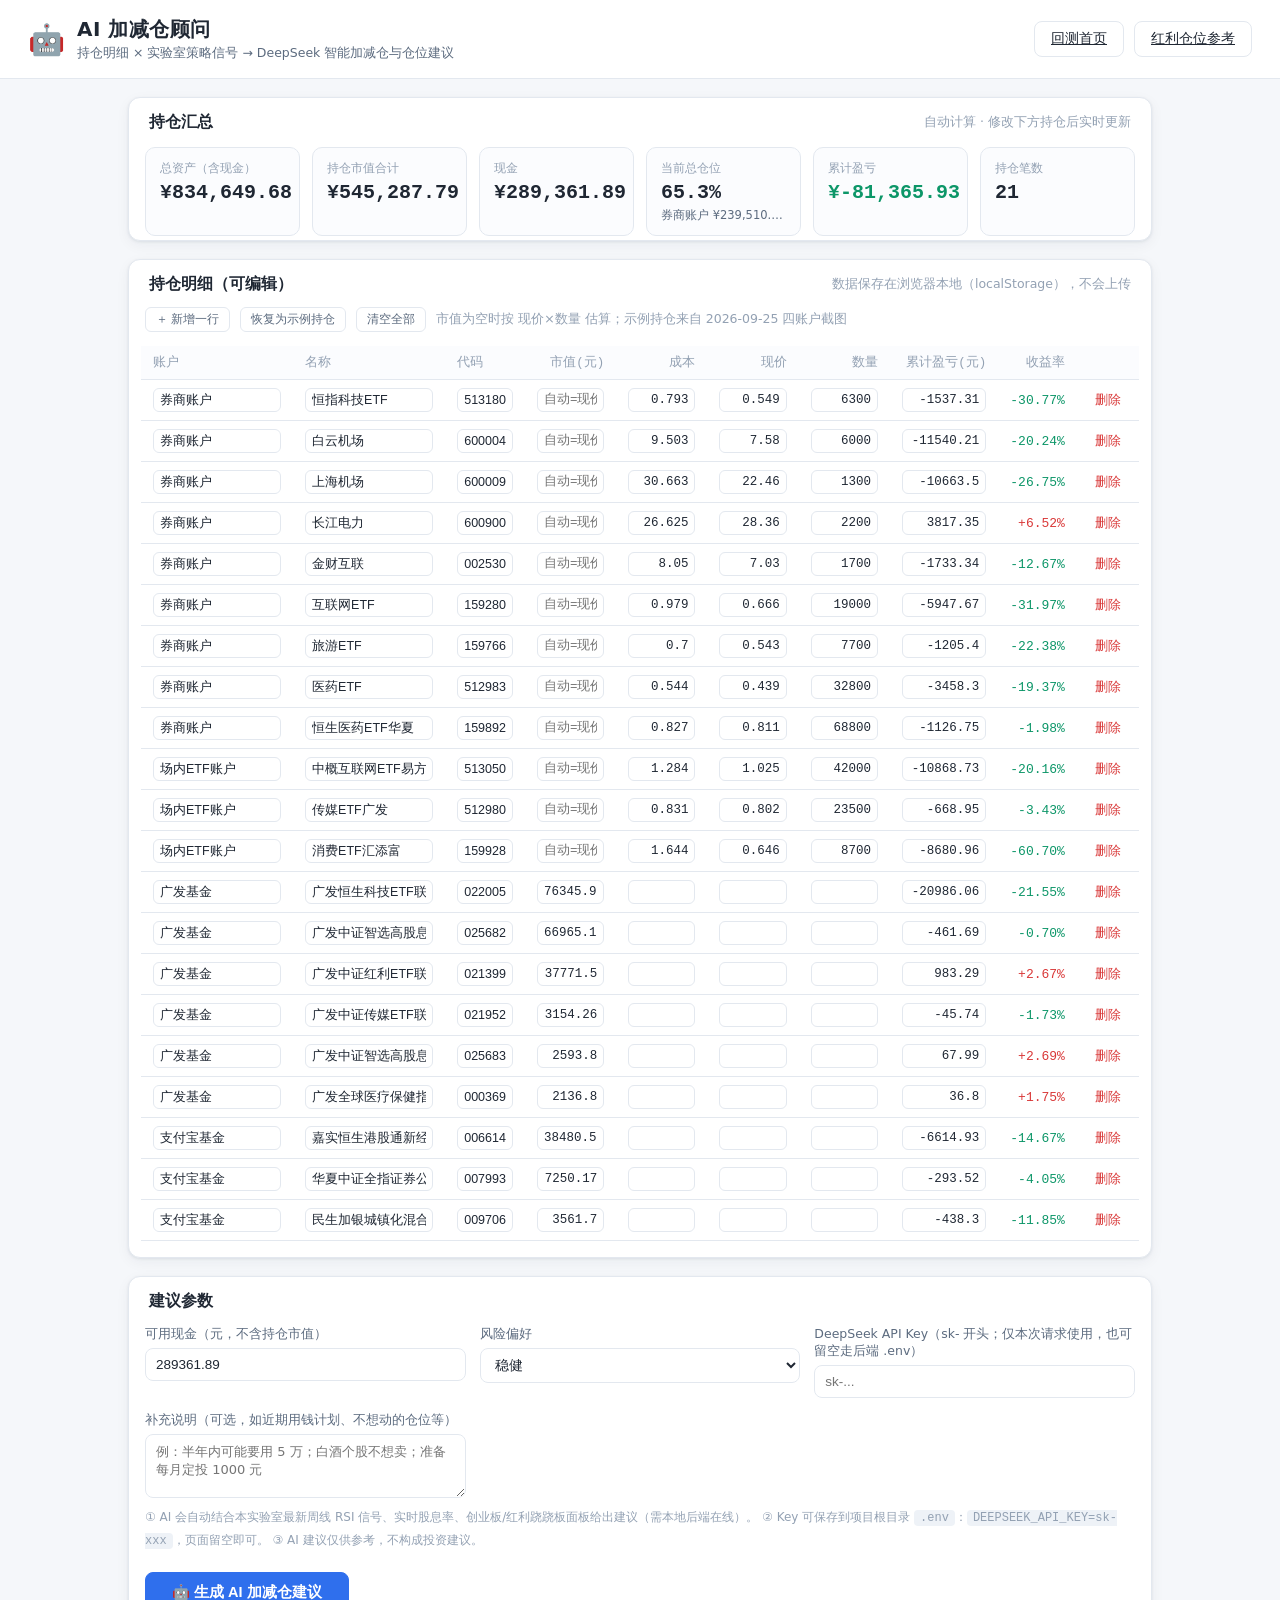
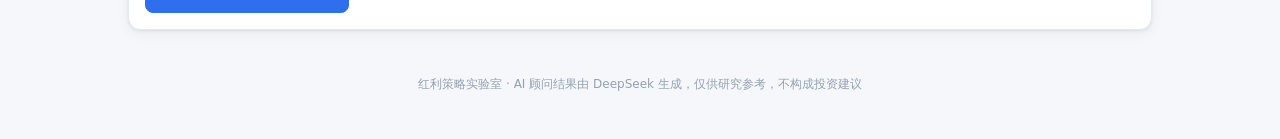
<file: web/advisor.html>
<!DOCTYPE html>
<html lang="zh-CN">
<head>
<meta charset="UTF-8">
<meta name="viewport" content="width=device-width, initial-scale=1.0">
<title>AI 加减仓顾问 · 红利策略实验室</title>
<link rel="stylesheet" href="style.css">
<style>
/* ---------- AI 顾问页专属样式 ---------- */
.advisor-wrap { max-width: 1080px; margin: 0 auto; padding: 18px 28px 10px; }
@media (max-width: 720px) { .advisor-wrap { padding-left: 14px; padding-right: 14px; } }

.hold-toolbar { display: flex; gap: 10px; flex-wrap: wrap; align-items: center; padding: 12px 16px 4px; }
.hold-toolbar .meta-text { flex: 1; min-width: 160px; }

.hold-in, .hold-num {
  border: 1px solid var(--border); border-radius: 6px; padding: 4px 6px;
  font-size: 12.5px; background: #fff; color: var(--text); width: 100%;
}
.hold-num { text-align: right; font-family: Consolas, monospace; }
.hold-in:focus, .hold-num:focus { outline: none; border-color: var(--primary); }
td.num-cell { min-width: 86px; }
td.txt-cell { min-width: 150px; }
td.code-cell { min-width: 74px; }
td.op-cell { white-space: nowrap; }

.param-grid {
  display: grid; grid-template-columns: repeat(auto-fit, minmax(240px, 1fr));
  gap: 14px; padding: 14px 16px 6px;
}
.param-item label { display: block; font-size: 12.5px; color: var(--text-2); margin-bottom: 5px; }
.param-item input, .param-item select {
  width: 100%; border: 1px solid var(--border); border-radius: 8px;
  padding: 8px 10px; font-size: 13.5px; background: #fff; color: var(--text);
}
.param-item input:focus, .param-item select:focus { outline: none; border-color: var(--primary); }
.param-item textarea {
  width: 100%; border: 1px solid var(--border); border-radius: 8px;
  padding: 8px 10px; font-size: 13px; background: #fff; color: var(--text);
  min-height: 64px; resize: vertical; font-family: inherit;
}
.param-item textarea:focus { outline: none; border-color: var(--primary); }
.param-tip { padding: 0 16px 14px; font-size: 12px; color: var(--text-3); line-height: 1.8; }
.param-tip code { background: #eef2f7; padding: 1px 6px; border-radius: 4px; font-family: Consolas, monospace; }

.advisor-actions { display: flex; gap: 12px; align-items: center; flex-wrap: wrap; padding: 6px 16px 16px; }
.btn-ai { padding: 10px 26px; font-size: 14.5px; font-weight: 600; }

/* 汇总卡片 */
.sum-grid {
  display: grid; grid-template-columns: repeat(auto-fit, minmax(150px, 1fr));
  gap: 12px; padding: 14px 16px 4px;
}
.ystat .ystat-v.small { font-size: 15px; }

/* 结果区 */
.advice-summary {
  margin: 0 16px 14px; border-radius: 10px; padding: 14px 18px;
  background: #eef3fe; border: 1px solid #bcd2fb;
}
.advice-summary .sum-title { font-size: 12px; color: var(--text-3); margin-bottom: 4px; }
.advice-summary .sum-text { font-size: 15px; font-weight: 700; line-height: 1.6; }
.advice-overall {
  display: grid; grid-template-columns: repeat(auto-fit, minmax(180px, 1fr));
  gap: 12px; padding: 0 16px 14px;
}
.act-tag {
  display: inline-block; padding: 2px 10px; border-radius: 999px;
  font-size: 12px; font-weight: 700; white-space: nowrap;
}
.act-加仓, .act-定投 { color: var(--red); background: #fdeeee; border: 1px solid #f3c4c4; }
.act-减仓, .act-清仓, .act-转出 { color: var(--green); background: #eafaf2; border: 1px solid #bde5d3; }
.act-持有 { color: var(--text-2); background: #f0f3f8; border: 1px solid var(--border); }
.risk-list { padding: 0 16px 16px; }
.risk-list li { font-size: 13px; color: #8a5a00; margin-bottom: 6px; line-height: 1.7; }
.risk-box { background: #fdf6e3; border: 1px solid #ecd9ae; border-radius: 10px; margin: 0 16px 16px; padding: 12px 18px; }
.risk-box h3 { margin: 0 0 8px; font-size: 13.5px; color: var(--warn); }
.md-body { padding: 4px 22px 20px; font-size: 13.5px; line-height: 1.9; color: var(--text); }
.md-body h3 { font-size: 14.5px; margin: 18px 0 8px; padding-left: 8px; border-left: 3px solid var(--primary); }
.md-body h4 { font-size: 13.5px; margin: 14px 0 6px; }
.md-body ul { padding-left: 22px; margin: 6px 0; }
.md-body li { margin-bottom: 4px; }
.md-body code { background: #eef2f7; padding: 1px 6px; border-radius: 4px; font-family: Consolas, monospace; font-size: 12.5px; }
.advice-meta { padding: 0 16px 14px; font-size: 12px; color: var(--text-3); }
.spinner-inline {
  display: inline-block; width: 14px; height: 14px; border-radius: 50%;
  border: 2px solid #c6d2e2; border-top-color: var(--primary);
  animation: spin .8s linear infinite; vertical-align: -2px; margin-right: 8px;
}
</style>
</head>
<body>

<header class="topbar">
  <div class="brand">
    <span class="brand-icon">🤖</span>
    <div>
      <h1>AI 加减仓顾问</h1>
      <p class="brand-sub">持仓明细 × 实验室策略信号 → DeepSeek 智能加减仓与仓位建议</p>
    </div>
  </div>
  <div class="topbar-actions">
    <a class="btn" href="index.html">回测首页</a>
    <a class="btn" href="rotation.html">红利仓位参考</a>
  </div>
</header>

<div class="advisor-wrap">

  <!-- 持仓汇总 -->
  <section class="panel">
    <div class="panel-head">
      <h2>持仓汇总</h2>
      <span class="meta-text">自动计算 · 修改下方持仓后实时更新</span>
    </div>
    <div class="sum-grid" id="sumGrid"></div>
  </section>

  <!-- 持仓明细 -->
  <section class="panel">
    <div class="panel-head">
      <h2>持仓明细（可编辑）</h2>
      <span class="meta-text">数据保存在浏览器本地（localStorage），不会上传</span>
    </div>
    <div class="hold-toolbar">
      <button class="btn btn-mini" id="btnAddRow">＋ 新增一行</button>
      <button class="btn btn-mini" id="btnResetDemo">恢复为示例持仓</button>
      <button class="btn btn-mini" id="btnClearRows">清空全部</button>
      <span class="meta-text">市值为空时按 现价×数量 估算；示例持仓来自 2026-09-25 四账户截图</span>
    </div>
    <div class="table-wrap">
      <table id="holdTable">
        <thead>
          <tr>
            <th>账户</th><th>名称</th><th>代码</th>
            <th class="num">市值(元)</th><th class="num">成本</th>
            <th class="num">现价</th><th class="num">数量</th>
            <th class="num">累计盈亏(元)</th><th class="num">收益率</th><th></th>
          </tr>
        </thead>
        <tbody id="holdBody"></tbody>
      </table>
    </div>
  </section>

  <!-- 参数 & Key -->
  <section class="panel">
    <div class="panel-head">
      <h2>建议参数</h2>
    </div>
    <div class="param-grid">
      <div class="param-item">
        <label>可用现金（元，不含持仓市值）</label>
        <input type="number" id="inCash" value="289361.89" step="0.01">
      </div>
      <div class="param-item">
        <label>风险偏好</label>
        <select id="inRisk">
          <option>保守</option>
          <option selected>稳健</option>
          <option>进取</option>
        </select>
      </div>
      <div class="param-item">
        <label>DeepSeek API Key（sk- 开头；仅本次请求使用，也可留空走后端 .env）</label>
        <input type="password" id="inKey" placeholder="sk-..." autocomplete="off">
      </div>
      <div class="param-item">
        <label>补充说明（可选，如近期用钱计划、不想动的仓位等）</label>
        <textarea id="inExtra" placeholder="例：半年内可能要用 5 万；白酒个股不想卖；准备每月定投 1000 元"></textarea>
      </div>
    </div>
    <div class="param-tip">
      ① AI 会自动结合本实验室最新周线 RSI 信号、实时股息率、创业板/红利跷跷板面板给出建议（需本地后端在线）。
      ② Key 可保存到项目根目录 <code>.env</code>：<code>DEEPSEEK_API_KEY=sk-xxx</code>，页面留空即可。
      ③ AI 建议仅供参考，不构成投资建议。
    </div>
    <div class="advisor-actions">
      <button class="btn btn-primary btn-ai" id="btnGo">🤖 生成 AI 加减仓建议</button>
      <span id="aiStatus" class="meta-text"></span>
    </div>
  </section>

  <!-- 结果 -->
  <section class="panel" id="advicePanel" hidden>
    <div class="panel-head">
      <h2>AI 建议</h2>
      <span class="meta-text" id="adviceMeta"></span>
    </div>
    <div id="adviceBody"></div>
  </section>

</div>

<div class="footer">红利策略实验室 · AI 顾问结果由 DeepSeek 生成，仅供研究参考，不构成投资建议</div>

<script src="advisor.js"></script>
</body>
</html>
</file>
<file: web/style.css>
/* 红利策略实验室 · 浅色主题 */
:root {
  --bg: #f5f7fa;
  --card: #ffffff;
  --border: #e3e8ef;
  --text: #1f2733;
  --text-2: #5c6b7f;
  --text-3: #93a1b3;
  --primary: #2f6fed;
  --primary-hover: #1f5bd8;
  --red: #d93838;      /* 涨/买入 */
  --green: #0c9668;    /* 跌/卖出 */
  --warn: #c27803;
  --shadow: 0 1px 3px rgba(16, 33, 62, .08), 0 4px 14px rgba(16, 33, 62, .05);
  --radius: 12px;
}
* { box-sizing: border-box; }
/* hidden 属性优先级低于作者样式（如 .modal-mask{display:flex}），用 !important 兜底修复关闭失效 */
[hidden] { display: none !important; }
body {
  margin: 0;
  background: var(--bg);
  color: var(--text);
  font-family: "PingFang SC", "Microsoft YaHei", "Segoe UI", system-ui, sans-serif;
  font-size: 14px;
}

/* ---------- 顶栏 ---------- */
.topbar {
  display: flex; justify-content: space-between; align-items: center; flex-wrap: wrap;
  gap: 12px;
  padding: 16px 28px;
  background: var(--card);
  border-bottom: 1px solid var(--border);
  position: sticky; top: 0; z-index: 20;
}
.brand { display: flex; align-items: center; gap: 12px; }
.brand-icon { font-size: 30px; }
.brand h1 { margin: 0; font-size: 20px; letter-spacing: .5px; }
.brand-sub { margin: 2px 0 0; color: var(--text-2); font-size: 12.5px; }
.topbar-actions { display: flex; gap: 10px; align-items: center; }

.badge {
  font-size: 12px; padding: 4px 10px; border-radius: 999px; border: 1px solid var(--border);
  color: var(--text-2); background: #f0f3f8;
}
.badge-serve { color: var(--green); border-color: #bde5d3; background: #eafaf2; }

.btn {
  border: 1px solid var(--border); border-radius: 8px; background: var(--card);
  color: var(--text); padding: 8px 16px; font-size: 13.5px; cursor: pointer;
  transition: all .15s;
}
.btn:hover { border-color: #c6d2e2; background: #f7f9fc; }
.btn-primary { background: var(--primary); border-color: var(--primary); color: #fff; }
.btn-primary:hover { background: var(--primary-hover); }
.btn-danger-link { background: none; border: none; color: var(--red); cursor: pointer; font-size: 13px; padding: 2px 6px; }
.btn-danger-link:hover { text-decoration: underline; }
.btn-link { background: none; border: none; color: var(--primary); cursor: pointer; font-size: 13px; padding: 2px 6px; }
.btn-link:hover { text-decoration: underline; }
td.pos { color: var(--text-2); font-size: 12px; }
.btn:disabled { opacity: .5; cursor: not-allowed; }

/* ---------- 标的 Tabs ---------- */
.fund-tabs {
  display: flex; gap: 8px; flex-wrap: wrap; align-items: center;
  padding: 14px 28px 0;
}
.fund-tab {
  border: 1px solid var(--border); background: var(--card); border-radius: 999px;
  padding: 7px 16px; cursor: pointer; font-size: 13.5px; color: var(--text-2);
  display: flex; align-items: center; gap: 8px; transition: all .15s;
}
.fund-tab:hover { border-color: #c6d2e2; }
.fund-tab.active {
  border-color: var(--primary); color: var(--primary); background: #eef3fe; font-weight: 600;
}
.fund-tab .code { font-family: Consolas, monospace; font-size: 12.5px; color: var(--text-3); }
.fund-tab.active .code { color: var(--primary); }

/* ---------- 信号横幅 ---------- */
.signal-banner {
  margin: 16px 28px 0; border-radius: var(--radius); padding: 16px 22px;
  display: flex; justify-content: space-between; align-items: center; flex-wrap: wrap; gap: 10px;
  box-shadow: var(--shadow); border: 1px solid transparent;
}
.signal-buy   { background: #fdeeee; border-color: #f3c4c4; }
.signal-sell  { background: #e8f6f0; border-color: #bde5d3; }
.signal-hold  { background: #eef2f7; border-color: #d5dde8; }
.sig-main { display: flex; align-items: center; gap: 12px; flex-wrap: wrap; }
.sig-state {
  font-weight: 700; padding: 3px 12px; border-radius: 6px; font-size: 13px;
  background: rgba(255,255,255,.75);
}
.signal-buy .sig-state  { color: var(--red); }
.signal-sell .sig-state { color: var(--green); }
.signal-hold .sig-state { color: var(--text-2); }
.sig-action { font-size: 18px; font-weight: 700; }
.signal-buy .sig-action  { color: var(--red); }
.signal-sell .sig-action { color: var(--green); }
.signal-hold .sig-action { color: var(--text-2); }
.sig-note { color: var(--text-2); }
.sig-meta { display: flex; gap: 14px; flex-wrap: wrap; font-size: 12.5px; color: var(--text-2); }
.sig-amount { font-weight: 700; font-size: 13.5px; color: var(--primary); }
.sig-amount.warn { color: var(--warn); }
.stale-tag { color: var(--warn); border: 1px solid #ecd9ae; background: #fdf6e3; border-radius: 4px; padding: 1px 6px; }

/* ---------- 空态 ---------- */
.empty-state { padding: 80px 28px; display: flex; justify-content: center; }
.empty-card {
  background: var(--card); border: 1px dashed var(--border); border-radius: var(--radius);
  padding: 40px 48px; text-align: center; max-width: 560px;
}
.empty-card h2 { margin: 0 0 10px; }
.empty-card p { color: var(--text-2); line-height: 1.9; margin: 0; }
.empty-card code { background: #eef2f7; padding: 2px 8px; border-radius: 5px; font-size: 12.5px; }

/* ---------- 主内容 ---------- */
#mainContent { padding: 18px 28px 10px; }
.panel {
  background: var(--card); border: 1px solid var(--border); border-radius: var(--radius);
  box-shadow: var(--shadow); margin-bottom: 18px; overflow: hidden;
}
.panel-head {
  display: flex; justify-content: space-between; align-items: center; flex-wrap: wrap; gap: 10px;
  padding: 14px 20px 0;
}
.panel[data-collapsible] .panel-head { padding-bottom: 14px; cursor: pointer; }
.panel[data-collapsible] .panel-head:hover { background: #f7f9fc; }
.panel-head h2 { margin: 0; font-size: 15.5px; }
.chevron {
  color: var(--text-3); font-size: 12px; transition: transform .2s;
  border: 1px solid var(--border); border-radius: 6px; padding: 2px 7px; line-height: 1;
  user-select: none;
}
.panel[data-collapsible] .panel-head:hover .chevron { color: var(--text-2); }
.panel.collapsed .chevron { transform: rotate(-90deg); }
/* 折叠面板：隐藏标题以外的全部内容（懒加载） */
.panel.collapsed > :not(.panel-head) { display: none; }

/* ---------- 周期切换（日K / 周K）---------- */
.seg {
  display: inline-flex; border: 1px solid var(--border); border-radius: 8px;
  overflow: hidden; background: #fff;
}
.seg-btn {
  border: none; background: transparent; color: var(--text-2);
  padding: 5px 14px; font-size: 12.5px; cursor: pointer; transition: all .15s;
}
.seg-btn + .seg-btn { border-left: 1px solid var(--border); }
.seg-btn:hover { background: #f7f9fc; }
.seg-btn.active { background: var(--primary); color: #fff; font-weight: 600; }

/* ---------- RSI / BOLL 参数设置区（共用样式） ---------- */
.rsi-settings, .boll-settings {
  display: flex; flex-direction: column; gap: 8px;
  padding: 10px 20px 4px; border-bottom: 1px dashed var(--border);
  background: #fbfcfe;
}
.rs-row { display: flex; align-items: center; gap: 14px; flex-wrap: wrap; }
.rs-k { font-size: 12px; color: var(--text-3); min-width: 28px; }
.rs-line {
  display: flex; align-items: center; gap: 6px; font-size: 12.5px;
  color: var(--text-2); cursor: pointer; user-select: none;
}
.rs-line input[type="checkbox"] { accent-color: var(--primary); cursor: pointer; }
.rs-dot { width: 10px; height: 10px; border-radius: 50%; display: inline-block; }
.rs-inline { display: flex; align-items: center; gap: 6px; font-size: 12.5px; color: var(--text-2); }
.num-in {
  width: 62px; border: 1px solid var(--border); border-radius: 6px;
  padding: 4px 6px; font-size: 12.5px; text-align: center;
  background: #fff; color: var(--text); font-family: Consolas, monospace;
}
.sel-in {
  border: 1px solid var(--border); border-radius: 6px; padding: 4px 8px;
  font-size: 12.5px; background: #fff; color: var(--text);
}
.num-in:focus, .sel-in:focus { outline: none; border-color: var(--primary); }
/* 设置区小按钮（恢复默认阈值） */
.btn-mini {
  border: 1px solid var(--border); border-radius: 6px; background: #fff;
  color: var(--text-2); padding: 3px 10px; font-size: 12px; cursor: pointer;
}
.btn-mini:hover:not(:disabled) { border-color: #c6d2e2; background: #f7f9fc; }
.btn-mini:disabled { opacity: .5; cursor: not-allowed; }
.panel-tools { display: flex; align-items: center; gap: 12px; flex-wrap: wrap; }
.panel-tools label { color: var(--text-2); font-size: 13px; display: flex; align-items: center; gap: 6px; }
.panel-tools label.chk {
  border: 1px solid var(--border); border-radius: 999px; padding: 4px 12px;
  background: #fbfcfe; cursor: pointer; user-select: none;
}
.panel-tools label.chk:hover { border-color: #c6d2e2; }
.panel-tools label.chk input { accent-color: var(--primary); cursor: pointer; }
.panel-tools input, .panel-tools select {
  border: 1px solid var(--border); border-radius: 6px; padding: 5px 8px; font-size: 13px;
  background: #fff; color: var(--text);
}
.meta-text { color: var(--text-3); font-size: 12.5px; }

/* ---------- 股息率徽标（新增指标） ---------- */
.yield-chip {
  display: inline-flex; align-items: center; gap: 6px;
  background: #fdf6e3; border: 1px solid #ecd9ae; color: var(--warn);
  border-radius: 999px; padding: 4px 12px; font-size: 12.5px; font-weight: 600;
}
.yield-chip::before { content: "💰"; font-size: 12px; }

/* ---------- 指标解读 · 红利策略知识库 ---------- */
.indicator-groups { padding: 12px 20px 20px; }
.ind-group { margin-bottom: 18px; }
.ind-group:last-child { margin-bottom: 4px; }
.ind-group-title {
  margin: 0 0 10px; font-size: 13.5px; font-weight: 700; color: var(--text);
  display: flex; align-items: center; gap: 6px;
}
.ind-group-title::after {
  content: ""; flex: 1; height: 1px; background: var(--border); margin-left: 6px;
}
.ind-grid {
  display: grid; grid-template-columns: repeat(auto-fill, minmax(280px, 1fr));
  gap: 12px;
}
.ind-card {
  border: 1px solid var(--border); border-radius: 10px; padding: 12px 14px;
  background: #fbfcfe; transition: all .15s;
}
.ind-card:hover { border-color: #c6d2e2; box-shadow: var(--shadow); }
.ind-head { display: flex; align-items: center; gap: 8px; margin-bottom: 6px; }
.ind-name { font-size: 14px; font-weight: 700; color: var(--text); }
.ind-tag {
  font-size: 10.5px; padding: 1px 8px; border-radius: 999px; font-weight: 600;
}
.tag-core { color: var(--primary); border: 1px solid #bcd2fb; background: #eef3fe; }
.tag-risk { color: var(--green); border: 1px solid #bde5d3; background: #eafaf2; }
.tag-sig  { color: #7a5af8; border: 1px solid #d9cdfb; background: #f3effe; }
.tag-note { color: var(--text-2); border: 1px solid var(--border); background: #f0f3f8; }
.tag-new  { color: var(--red); border: 1px solid #f3c4c4; background: #fdeeee; }
.ind-formula {
  margin: 0 0 6px; font-size: 12px; color: var(--text-2);
  font-family: Consolas, "Microsoft YaHei", monospace;
  background: #eef2f7; border-radius: 6px; padding: 4px 8px;
}
.ind-desc { margin: 0; font-size: 12.5px; color: var(--text-2); line-height: 1.75; }

/* ---------- 实时股息率汇总（新增面板） ---------- */
.yield-stats {
  display: grid; grid-template-columns: repeat(auto-fit, minmax(200px, 1fr));
  gap: 12px; padding: 14px 20px 4px;
}
.ystat {
  border: 1px solid var(--border); border-radius: 10px; padding: 12px 14px;
  background: #fbfcfe;
}
.ystat-k { font-size: 12px; color: var(--text-3); margin-bottom: 4px; }
.ystat-v { font-size: 20px; font-weight: 700; color: var(--text); font-family: Consolas, monospace; }
.ystat-sub {
  font-size: 11.5px; color: var(--text-2); margin-top: 4px;
  overflow: hidden; text-overflow: ellipsis; white-space: nowrap;
}
.td-code {
  display: block; font-size: 11px; color: var(--text-3);
  font-family: Consolas, monospace;
}
.mono { font-family: Consolas, monospace; }
.yield-note {
  padding: 0 20px 16px; font-size: 12.5px; color: var(--text-2);
}
.yield-note code {
  background: #eef2f7; padding: 1px 6px; border-radius: 4px;
  font-size: 12px; font-family: Consolas, monospace;
}
.yield-note-hi { color: var(--green); }
/* 股息率获取失败提示（官网接口间歇性断连时可重试） */
.yield-err {
  color: var(--warn); cursor: help;
  border-bottom: 1px dotted var(--warn);
}

/* ---------- 指标卡片 ---------- */
.metric-cards {
  display: grid; grid-template-columns: repeat(auto-fill, minmax(280px, 1fr));
  gap: 14px; padding: 16px 20px 20px;
}
.mcard {
  border: 1px solid var(--border); border-radius: 10px; padding: 14px 16px;
  background: #fbfcfe; transition: all .15s;
}
.mcard:hover { border-color: #c6d2e2; }
.mcard.best { border-color: #f3c4c4; background: #fef7f7; }
.mcard-best-tag {
  float: right; font-size: 11px; color: var(--red); border: 1px solid #f3c4c4;
  background: #fdeeee; padding: 1px 8px; border-radius: 999px;
}
.mcard h3 { margin: 0 0 10px; font-size: 14px; color: var(--text); }
.mgrid { display: grid; grid-template-columns: repeat(2, minmax(0, 1fr)); gap: 7px 14px; }
.mitem { display: flex; justify-content: space-between; font-size: 12.5px; min-width: 0; }
.mitem .k { color: var(--text-3); }
.mitem .v { font-weight: 600; font-family: Consolas, monospace; }
.v-up { color: var(--red); }
.v-down { color: var(--green); }

/* ---------- 图表 ---------- */
.chart { width: 100%; height: 340px; padding: 6px 8px 10px; }
.chart-tall { height: 460px; }
.chart-placeholder {
  display: flex; align-items: center; justify-content: center; color: var(--text-3); font-size: 13px;
}

/* ---------- 表格 ---------- */
.table-wrap { overflow-x: auto; padding: 10px 12px 16px; }
table { border-collapse: collapse; width: 100%; font-size: 13px; }
th, td { padding: 8px 12px; text-align: left; border-bottom: 1px solid var(--border); white-space: nowrap; }
th { color: var(--text-3); font-weight: 500; font-size: 12.5px; background: #fbfcfe; }
td.num, th.num { text-align: right; font-family: Consolas, monospace; }
.side-buy { color: var(--red); font-weight: 700; }
.side-sell { color: var(--green); font-weight: 700; }
tbody tr:hover { background: #f7f9fc; }

/* ---------- 弹窗 ---------- */
.modal-mask {
  position: fixed; inset: 0; background: rgba(15, 25, 42, .45); z-index: 50;
  display: flex; align-items: center; justify-content: center; padding: 20px;
}
.modal {
  background: var(--card); border-radius: var(--radius); width: min(720px, 96vw);
  max-height: 90vh; overflow-y: auto; box-shadow: 0 18px 50px rgba(15, 25, 42, .25);
}
.modal-head {
  display: flex; justify-content: space-between; align-items: center;
  padding: 18px 22px 10px; border-bottom: 1px solid var(--border);
}
.modal-head h2 { margin: 0; font-size: 17px; }
.btn-close { background: none; border: none; font-size: 22px; color: var(--text-3); cursor: pointer; line-height: 1; }
.btn-close:hover { color: var(--text); }
.modal-body { padding: 14px 22px 22px; }
.modal-body h3 { font-size: 14px; margin: 22px 0 10px; color: var(--text-2); }
.fund-form .form-row { display: flex; gap: 14px; flex-wrap: wrap; margin-bottom: 10px; }
.fund-form label { display: flex; flex-direction: column; gap: 4px; font-size: 12.5px; color: var(--text-2); }
.fund-form input, .fund-form select {
  border: 1px solid var(--border); border-radius: 6px; padding: 7px 10px; font-size: 13px;
  min-width: 130px;
}
.fund-form .btn { align-self: flex-end; height: 34px; }

/* ---------- 任务进度 & Toast ---------- */
.job-bar {
  position: fixed; left: 50%; bottom: 28px; transform: translateX(-50%); z-index: 60;
}
.job-bar-inner {
  display: flex; align-items: center; gap: 10px;
  background: #21293a; color: #fff; border-radius: 999px; padding: 10px 20px;
  font-size: 13px; box-shadow: 0 8px 24px rgba(15, 25, 42, .35);
}
.spinner {
  width: 14px; height: 14px; border-radius: 50%;
  border: 2px solid rgba(255,255,255,.3); border-top-color: #fff;
  animation: spin .8s linear infinite;
}
@keyframes spin { to { transform: rotate(360deg); } }

.toast {
  position: fixed; top: 76px; left: 50%; transform: translateX(-50%); z-index: 70;
  background: #21293a; color: #fff; border-radius: 8px; padding: 10px 18px; font-size: 13px;
  box-shadow: 0 8px 24px rgba(15, 25, 42, .35); max-width: 80vw;
}
.toast.toast-error { background: #a93434; }

.footer {
  text-align: center; color: var(--text-3); font-size: 12px; padding: 18px 28px 26px;
}

@media (max-width: 720px) {
  .topbar, .fund-tabs, #mainContent { padding-left: 14px; padding-right: 14px; }
  .signal-banner { margin: 14px 14px 0; }
  .chart-tall { height: 380px; }
}
</file>
